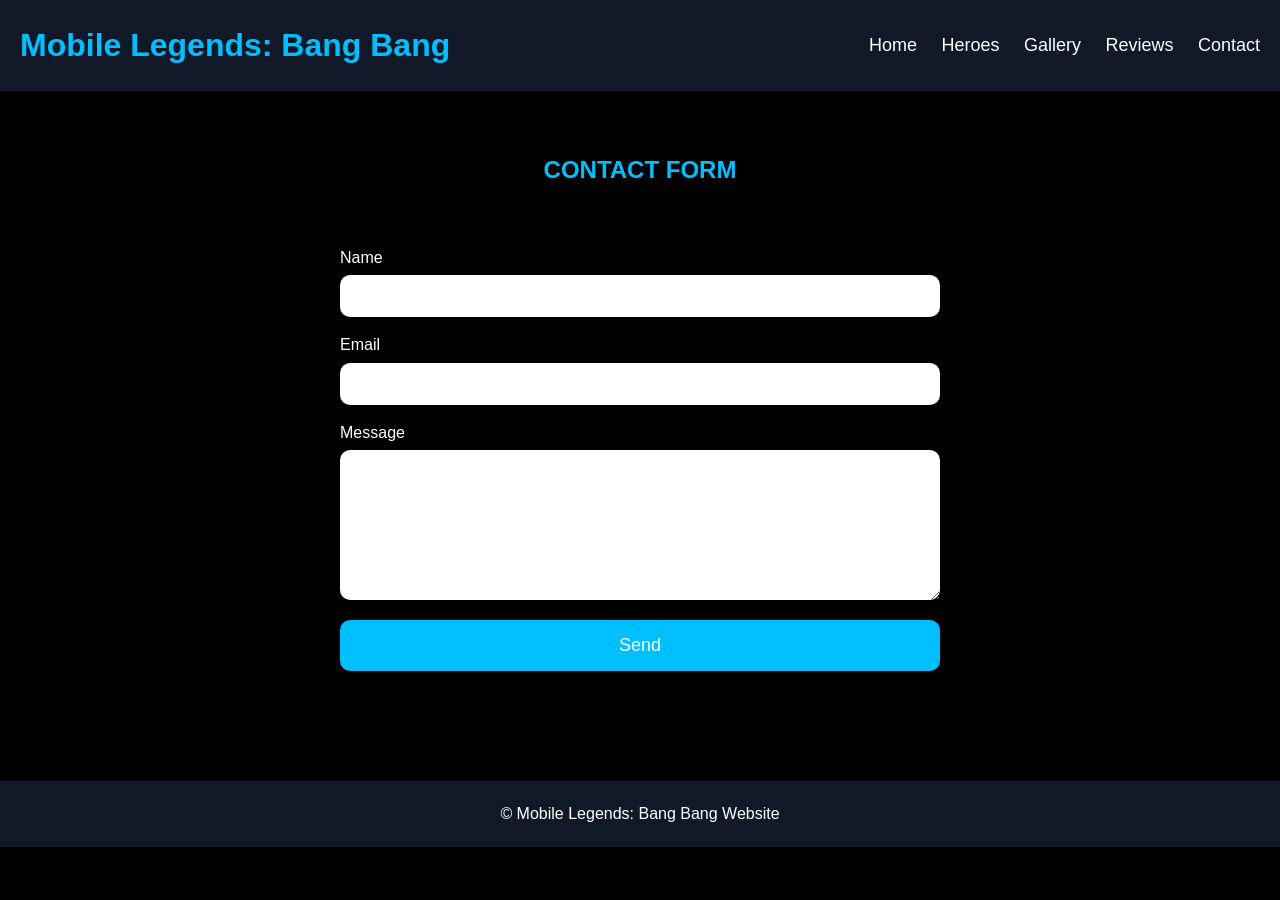
<file: contact.html>
<!DOCTYPE html>
<html lang="en">
<head>
    <meta charset="UTF-8">
    <meta name="viewport" content="width=device-width, initial-scale=1.0">
    <title>MLBB - Contact</title>
    <link rel="stylesheet" href="style.css">
</head>
<body>
    <!-- Navigation bar of the website -->
    <header>
        <h1>Mobile Legends: Bang Bang</h1>
        <nav>
            <a href="index.html">Home</a>
            <a href="heroes.html">Heroes</a>
            <a href="gallery.html">Gallery</a>
            <a href="reviews.html">Reviews</a>
            <a href="contact.html">Contact</a>
        </nav>
    </header>

    <!-- Created main and section for the labels, input areas, and buttons -->
    <main>
        <section class="section">
            <h2>CONTACT FORM</h2>
            <form>
                <label>Name</label>
                <input type="text">

                <label>Email</label>
                <input type="email">

                <label>Message</label>
                <textarea></textarea>

                <button type="submit">
                    Send
                </button>
            </form>
        </section>
    </main>
    
    <!-- Created footer of the website -->
    <footer>
        <p>© Mobile Legends: Bang Bang Website</p>
    </footer>
</body>
</html>
</file>
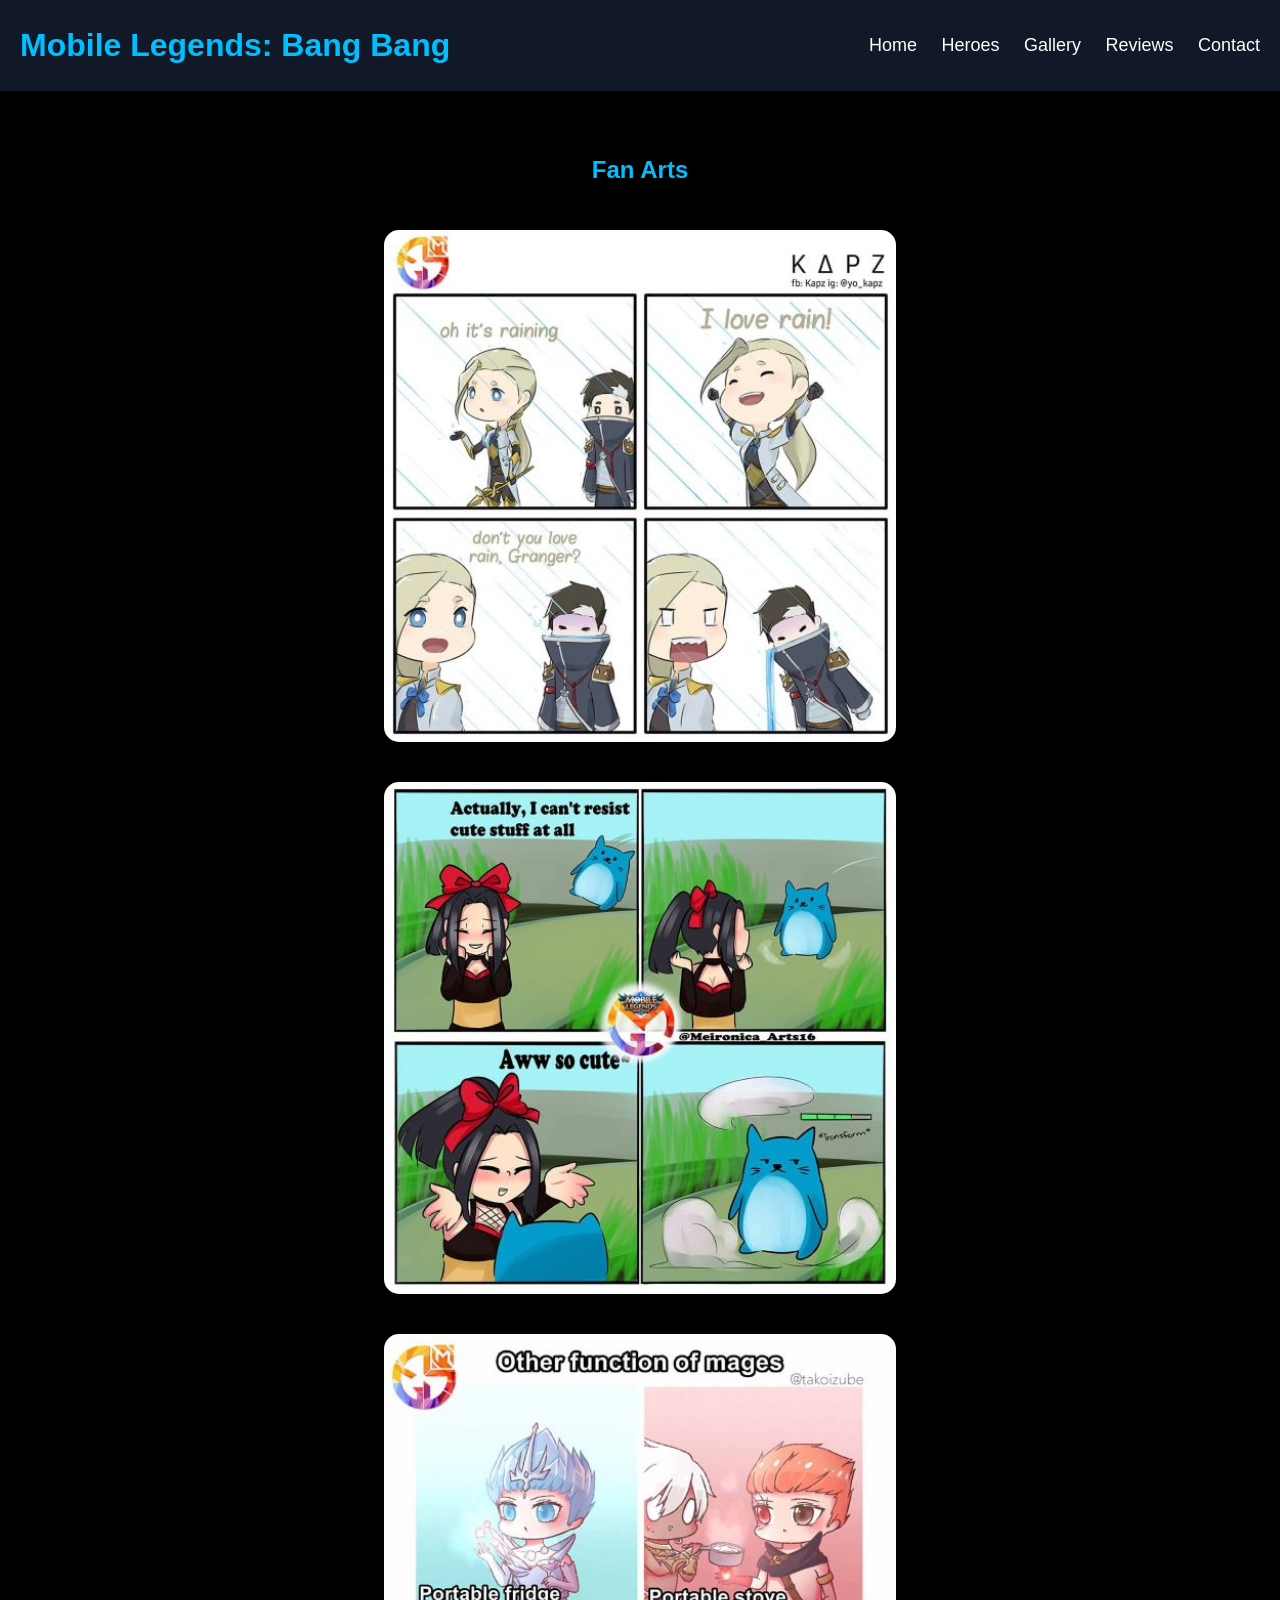
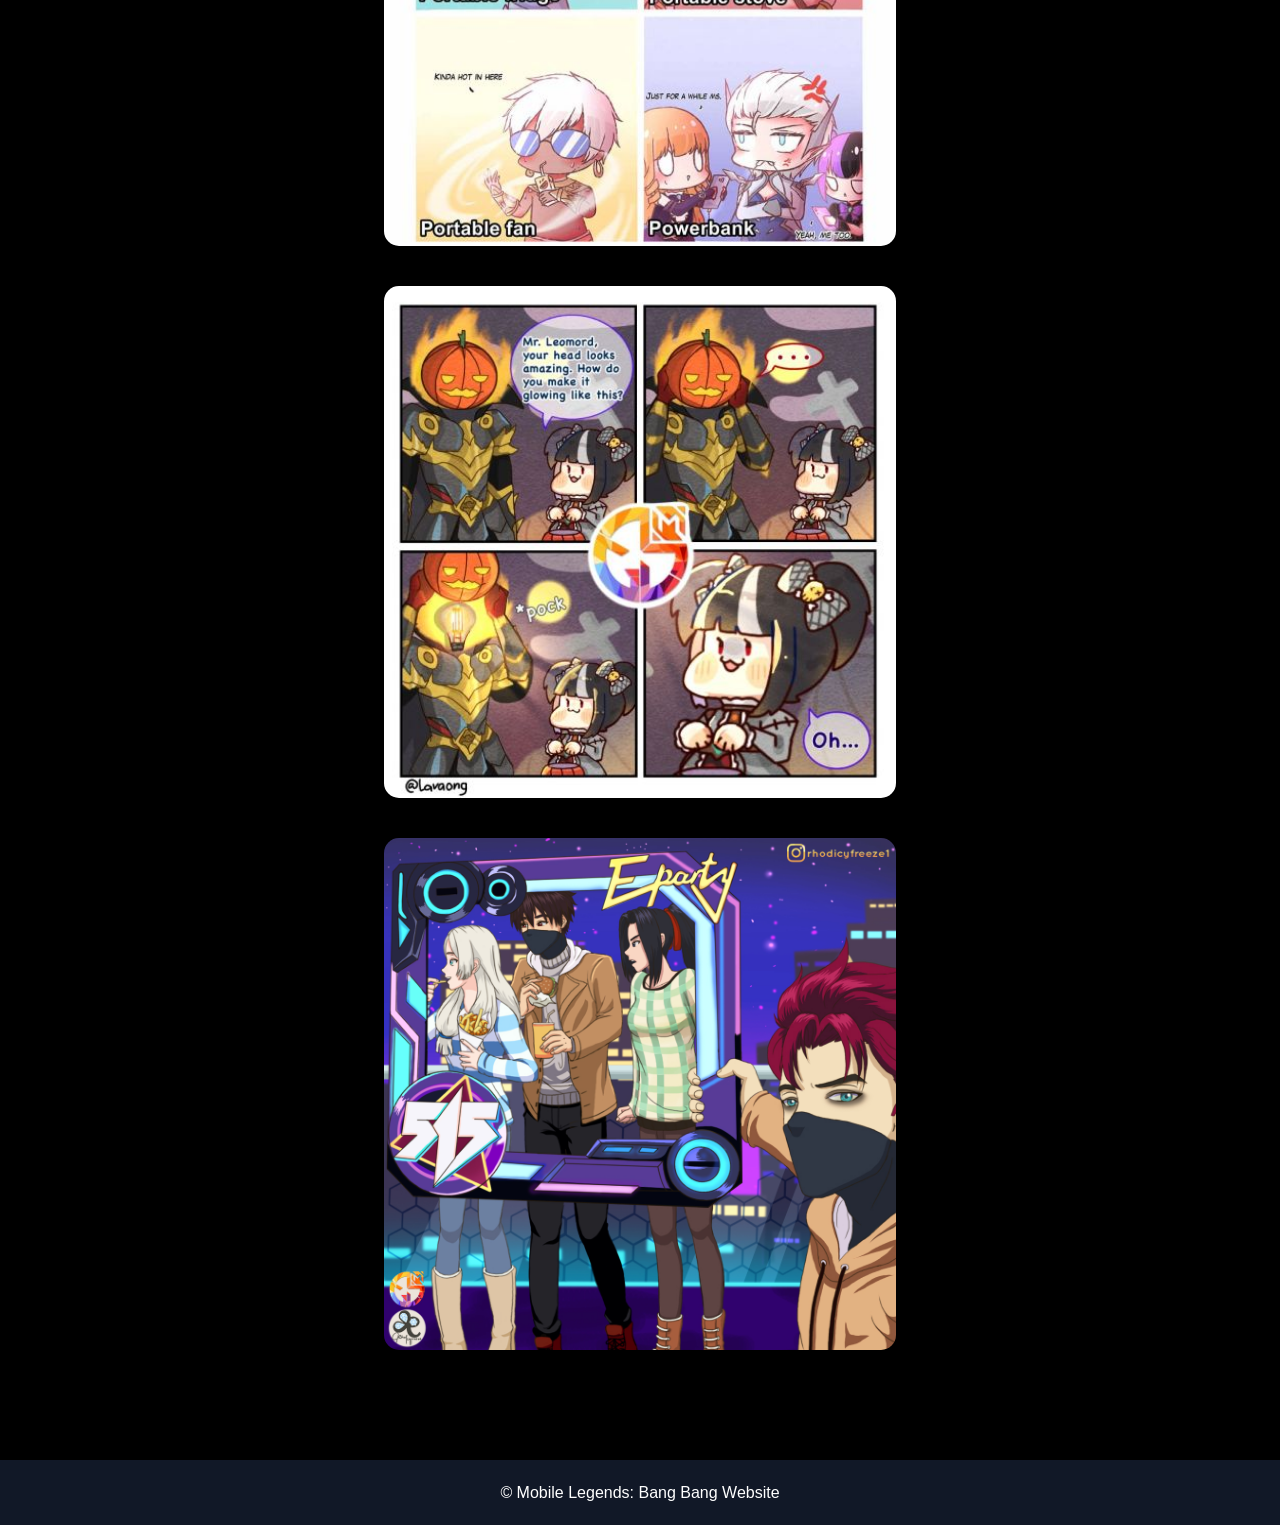
<file: gallery.html>
<!DOCTYPE html>
<html lang="en">
<head>
    <meta charset="UTF-8">
    <meta name="viewport" content="width=device-width, initial-scale=1.0">
    <title>MLBB - Gallery</title>
    <link rel="stylesheet" href="style.css">
</head>
<body>
    <!-- Navigation bar of the website -->
    <header>
        <h1>Mobile Legends: Bang Bang</h1>
        <nav>
            <a href="index.html">Home</a>
            <a href="heroes.html">Heroes</a>
            <a href="gallery.html">Gallery</a>
            <a href="reviews.html">Reviews</a>
            <a href="contact.html">Contact</a>
        </nav>
    </header>
    
    <!-- Created main and section for the fan art images -->
    <main>
        <section class="section">
            <h2>Fan Arts</h2>
            <div class="gallery">
                <img src="images/its-raining-fanart.jpg">

                <img src="images/cute-stuff-fanart.jpg">

                <img src="images/mages-fanart.jpg">

                <img src="images/halloween-fanart.jpg">

                <img src="images/515-fanart.jpg">
            </div>
        </section>
    </main>

    <!-- Created footer of the website -->
    <footer>
        <p>© Mobile Legends: Bang Bang Website</p>
    </footer>
</body>
</html>
</file>
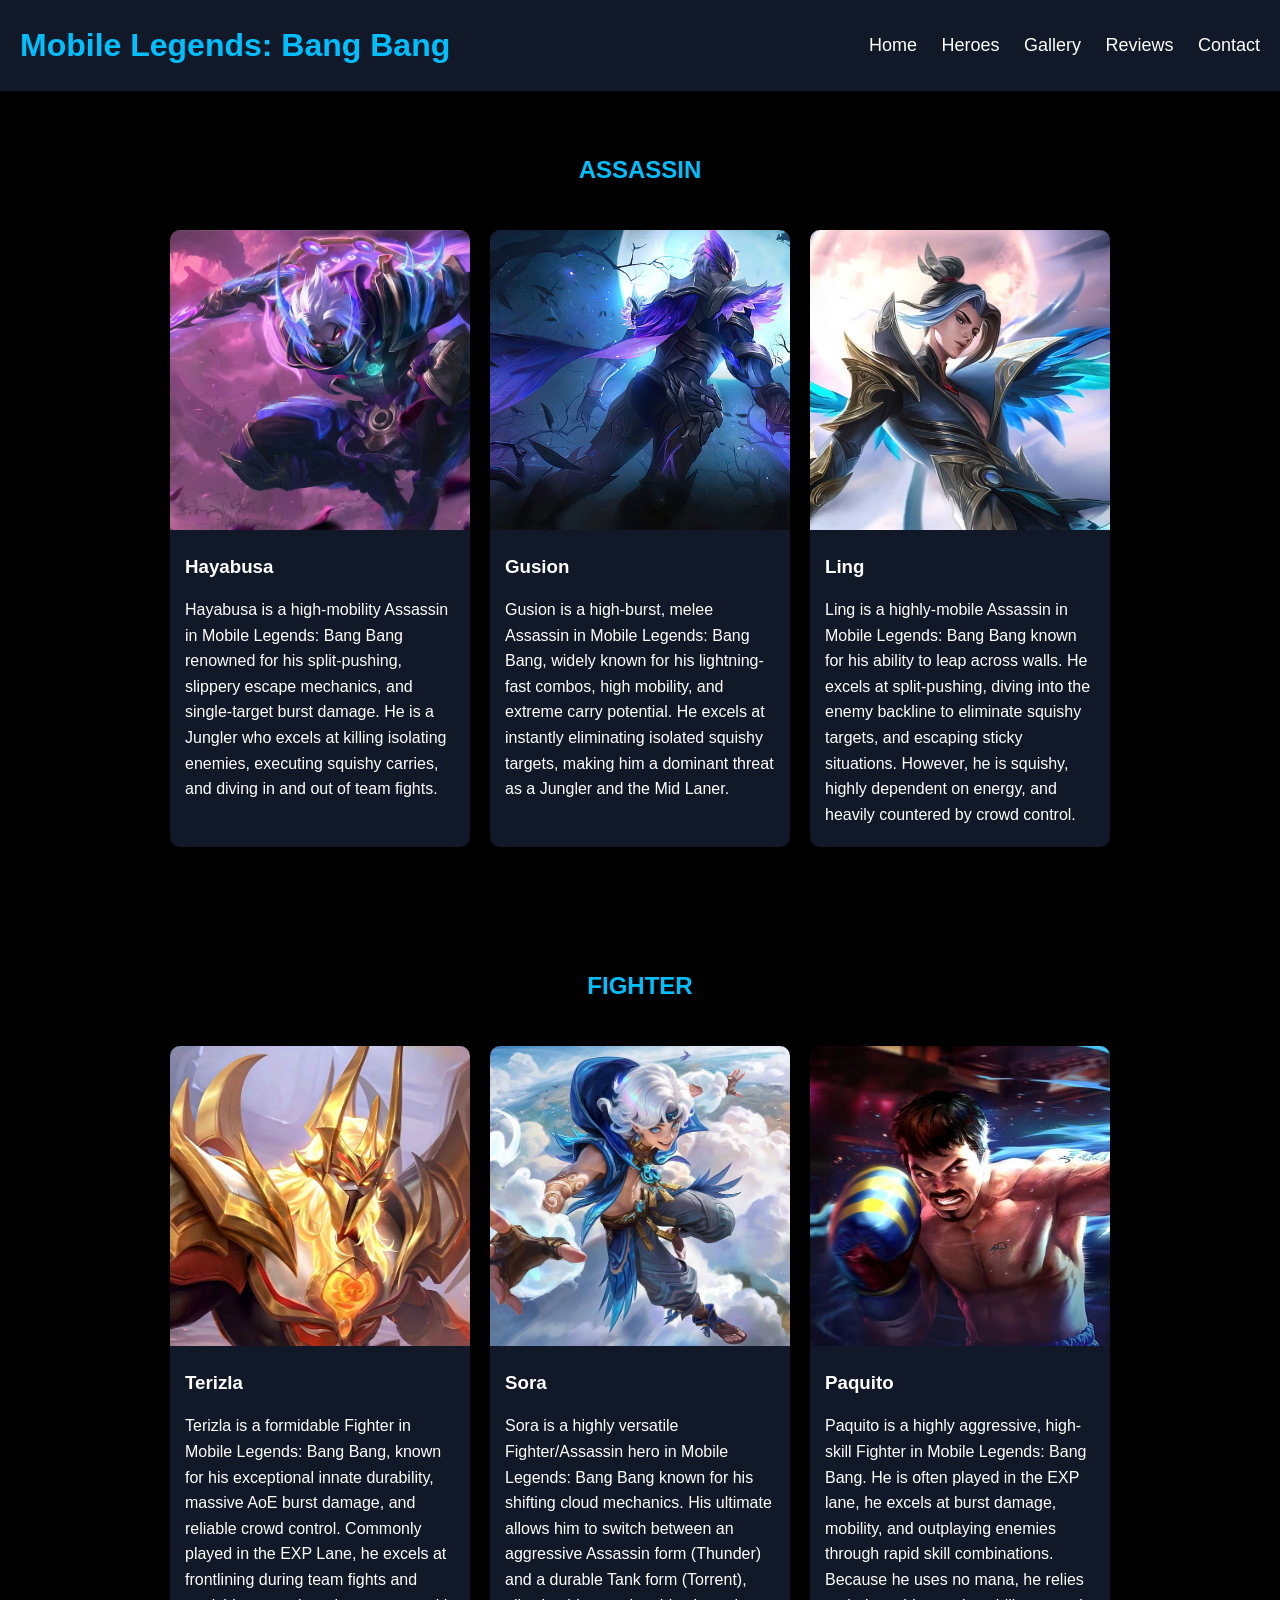
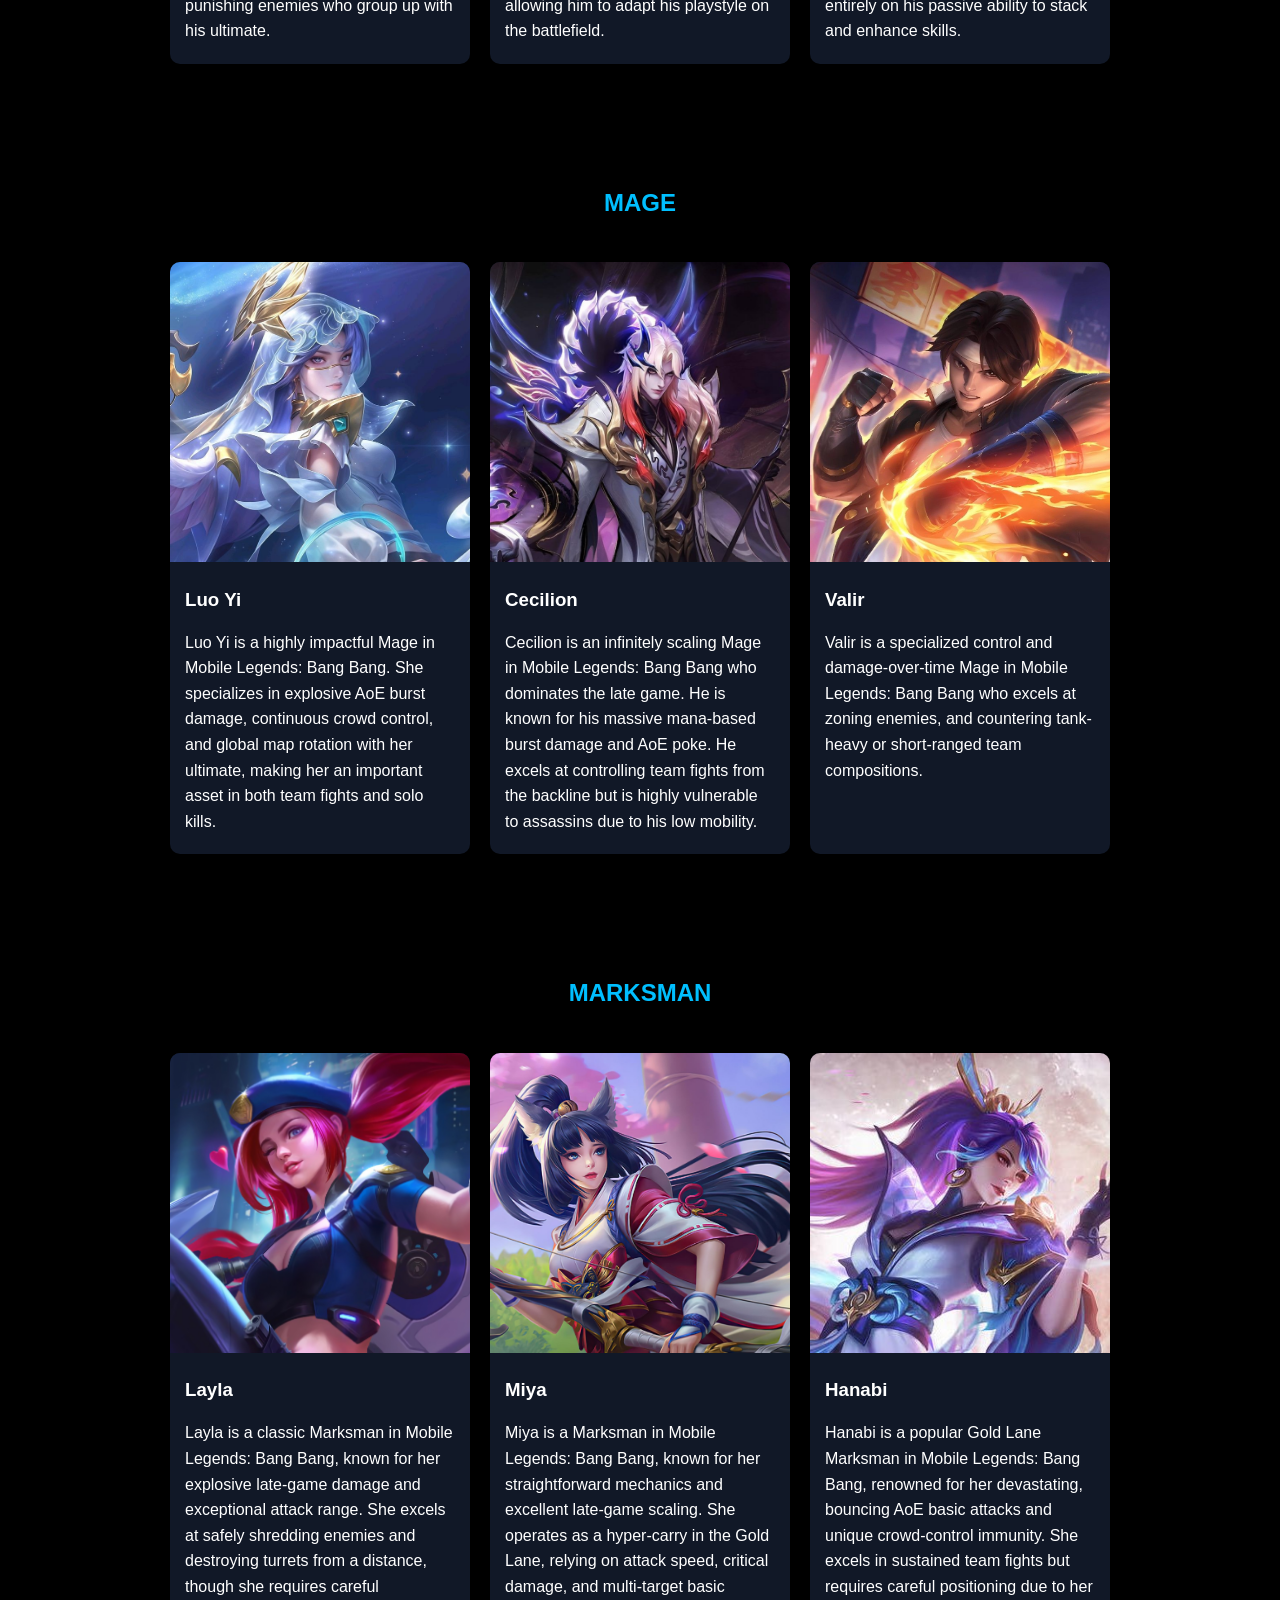
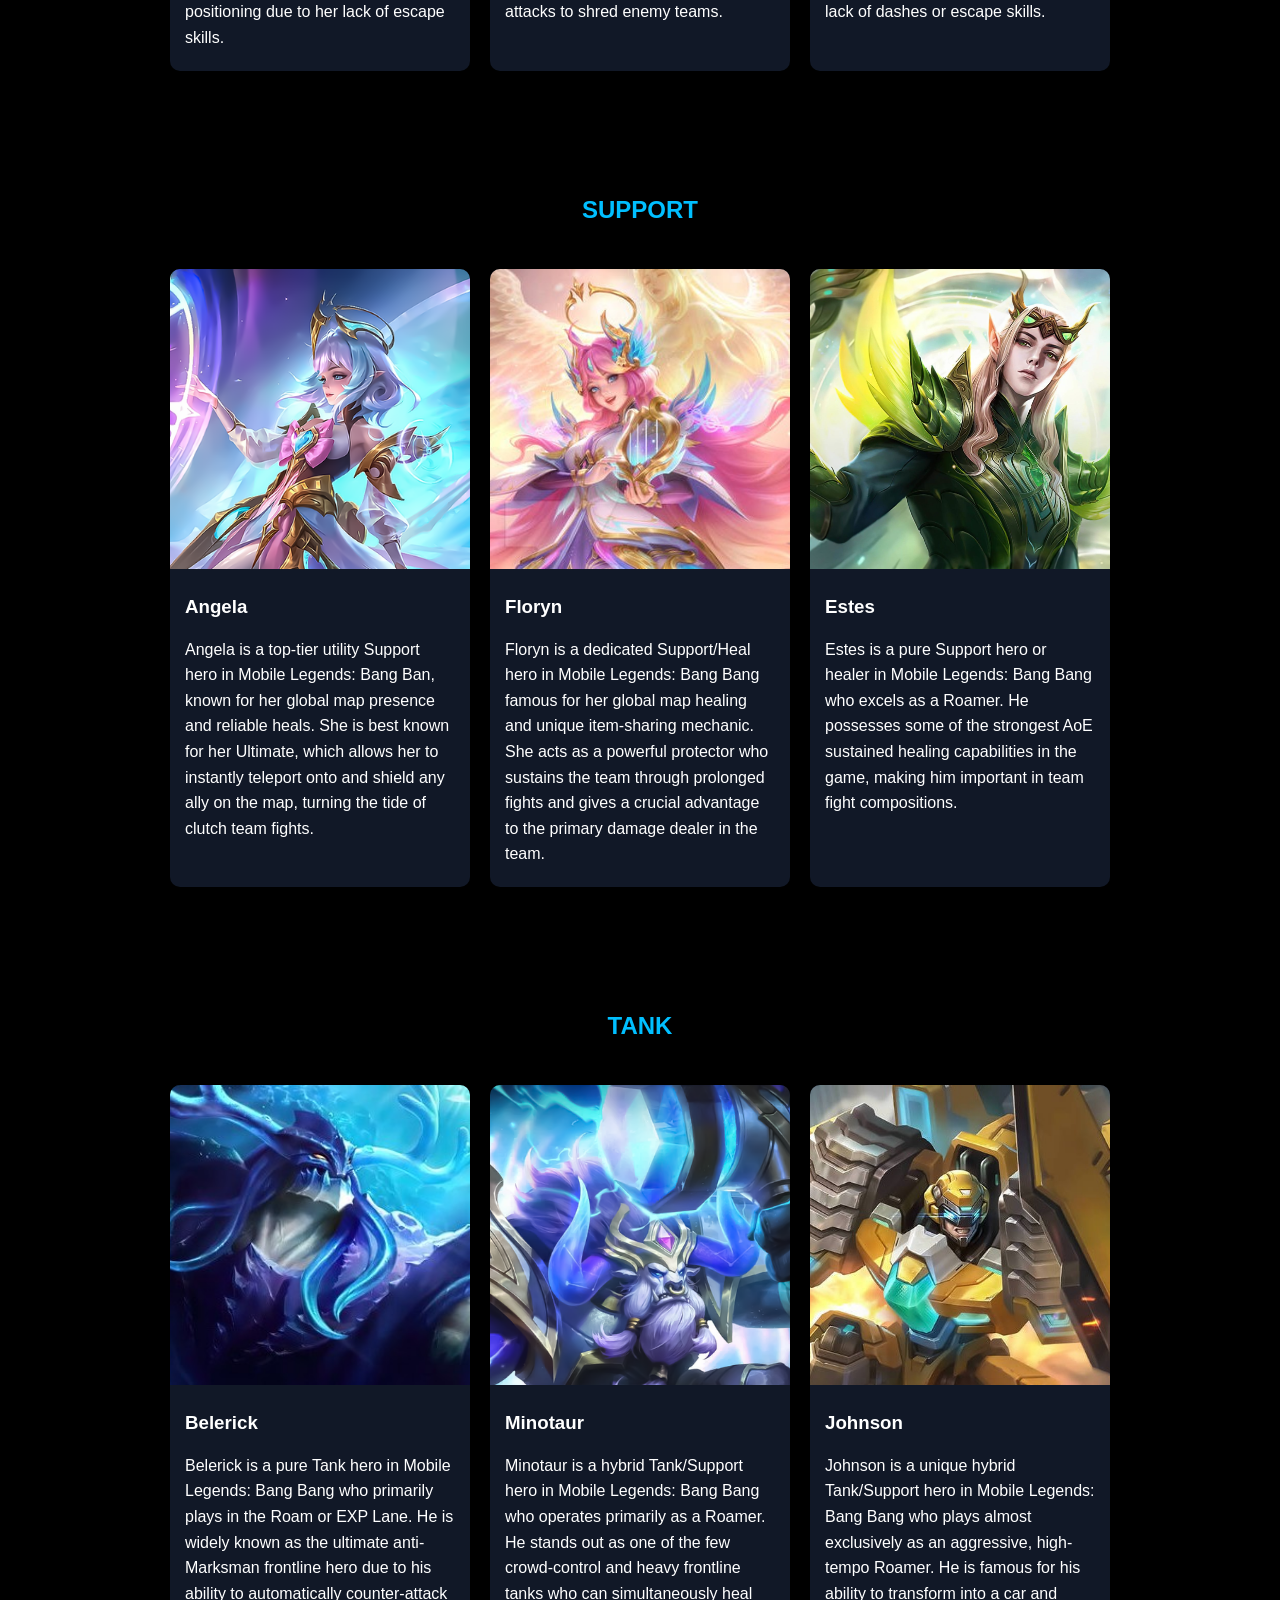
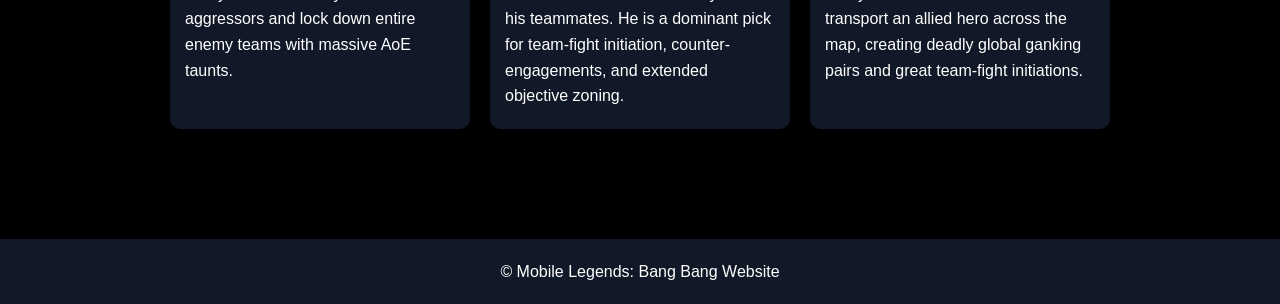
<file: heroes.html>
<!DOCTYPE html>
<html lang="en">
<head>
    <meta charset="UTF-8">
    <meta name="viewport" content="width=device-width, initial-scale=1.0">
    <title>MLBB - Heroes</title>
    <link rel="stylesheet" href="style.css">
</head>
<body>
    <!-- Navigation bar of the website -->
    <header>
        <h1>Mobile Legends: Bang Bang</h1>
        <nav>
            <a href="index.html">Home</a>
            <a href="heroes.html">Heroes</a>
            <a href="gallery.html">Gallery</a>
            <a href="reviews.html">Reviews</a>
            <a href="contact.html">Contact</a>
        </nav>
    </header>

    <!-- Created main and section for the heroes -->
    <main>
    <section id="heroes" class="section">
        <h2>ASSASSIN</h2>
            <div class="cards">
                <!-- Self-contained information of the images and description of the heroes -->
                <article class="card">
                    <img src="images/hayabusa-shura.jpg">
                    <h3>Hayabusa</h3>
                    <p>Hayabusa is a high-mobility Assassin in Mobile Legends: 
                    Bang Bang renowned for his split-pushing, slippery 
                    escape mechanics, and single-target burst damage. 
                    He is a Jungler who excels at killing isolating enemies, executing 
                    squishy carries, and diving in and out of team fights.</p>
                </article>

                <article class="card">
                    <img src="images/gusion-night-owl.jpg">
                    <h3>Gusion</h3>
                    <p>Gusion is a high-burst, melee Assassin in Mobile 
                    Legends: Bang Bang, widely known for his lightning-fast 
                    combos, high mobility, and extreme carry potential. He excels 
                    at instantly eliminating isolated squishy targets, making him a 
                    dominant threat as a Jungler and the Mid Laner.</p>
                </article>

                <article class="card">
                    <img src="images/ling-serene-plume.jpg">
                    <h3>Ling</h3>
                    <p>Ling is a highly-mobile Assassin in Mobile 
                    Legends: Bang Bang known for his ability to leap 
                    across walls. He excels at split-pushing, diving into the 
                    enemy backline to eliminate squishy targets, and escaping 
                    sticky situations. However, he is squishy, highly dependent 
                    on energy, and heavily countered by crowd control.</p>
                </article>
            </div>
    </section>

    <section id="heroes" class="section">
        <h2>FIGHTER</h2>
            <div class="cards">
                <article class="card">
                    <img src="images/terizla-flames-of-judgement.jpg">
                    <h3>Terizla</h3>
                    <p>Terizla is a formidable Fighter in Mobile Legends: Bang Bang, 
                    known for his exceptional innate durability, massive AoE burst 
                    damage, and reliable crowd control. Commonly played in the EXP 
                    Lane, he excels at frontlining during team fights and punishing 
                    enemies who group up with his ultimate.</p>
                </article>

                <article class="card">
                    <img src="images/sora-mlbb.jpg">
                    <h3>Sora</h3>
                    <p>Sora is a highly versatile Fighter/Assassin hero in Mobile 
                    Legends: Bang Bang known for his shifting cloud mechanics. 
                    His ultimate allows him to switch between an aggressive Assassin 
                    form (Thunder) and a durable Tank form (Torrent), allowing him to 
                    adapt his playstyle on the battlefield.</p>
                </article>

                <article class="card">
                    <img src="images/paquito-manny-pacquiao.jpg">
                    <h3>Paquito</h3>
                    <p>Paquito is a highly aggressive, high-skill Fighter in Mobile Legends: 
                    Bang Bang. He is often played in the EXP lane, he excels at burst 
                    damage, mobility, and outplaying enemies through rapid skill 
                    combinations. Because he uses no mana, he relies entirely on 
                    his passive ability to stack and enhance skills.</p>
                </article>
            </div>
    </section>

    <section id="heroes" class="section">
        <h2>MAGE</h2>
            <div class="cards">
                <article class="card">
                    <img src="images/luo-yi-starborn-matron.jpg">
                    <h3>Luo Yi</h3>
                    <p>Luo Yi is a highly impactful Mage in Mobile Legends: 
                    Bang Bang. She specializes in explosive 
                    AoE burst damage, continuous crowd control, and 
                    global map rotation with her ultimate, 
                    making her an important asset in both team fights and
                    solo kills.</p>
                </article>

                <article class="card">
                    <img src="images/cecilion-soul-vessel.jpg">
                    <h3>Cecilion</h3>
                    <p>Cecilion is an infinitely scaling Mage in Mobile Legends: Bang Bang
                     who dominates the late game. He is known for his massive mana-based 
                     burst damage and AoE poke. He excels at controlling team fights 
                     from the backline but is highly vulnerable to assassins 
                     due to his low mobility.</p>
                </article>

                <article class="card">
                    <img src="images/valir-kyo-kusanagi.jpg">
                    <h3>Valir</h3>
                    <p>Valir is a specialized control and damage-over-time Mage 
                    in Mobile Legends: Bang Bang who excels at zoning enemies, and 
                    countering tank-heavy or short-ranged team compositions.</p>
                </article>
            </div>
        </section>

    <section id="heroes" class="section">
        <h2>MARKSMAN</h2>
            <div class="cards">
                <article class="card">
                    <img src="images/layla-breacher.jpg">
                    <h3>Layla</h3>
                    <p>Layla is a classic Marksman in Mobile Legends: 
                    Bang Bang, known for her explosive late-game damage 
                    and exceptional attack range. She excels at safely 
                    shredding enemies and destroying turrets from a distance, 
                    though she requires careful positioning due to her lack 
                    of escape skills.</p>
                </article>

                <article class="card">
                    <img src="images/miya-suzuhime.jpg">
                    <h3>Miya</h3>
                    <p>Miya is a Marksman in Mobile Legends: Bang Bang, known for 
                    her straightforward mechanics and excellent late-game scaling. She 
                    operates as a hyper-carry in the Gold Lane, relying on 
                    attack speed, critical damage, and multi-target basic 
                    attacks to shred enemy teams.</p>
                </article>

                <article class="card">
                    <img src="images/hanabi-moonlit-ninja.jpg">
                    <h3>Hanabi</h3>
                    <p>Hanabi is a popular Gold Lane Marksman in Mobile 
                    Legends: Bang Bang, renowned for her devastating, 
                    bouncing AoE basic attacks and unique crowd-control 
                    immunity. She excels in sustained team fights but 
                    requires careful positioning due to her lack of 
                    dashes or escape skills.</p>
                </article>
            </div>
    </section>

    <section id="heroes" class="section">
        <h2>SUPPORT</h2>
            <div class="cards">
                <article class="card">
                    <img src="images/angela-avatar-of-time.png">
                    <h3>Angela</h3>
                    <p>Angela is a top-tier utility Support hero in Mobile 
                    Legends: Bang Ban, known for her global map presence and 
                    reliable heals. She is best known for her Ultimate, 
                    which allows her to instantly teleport onto and shield 
                    any ally on the map, turning the tide of clutch team 
                    fights.</p>
                </article>

                <artcile class="card">
                    <img src="images/floryn-melody-of-light.jpg">
                    <h3>Floryn</h3>
                    <p>Floryn is a dedicated Support/Heal hero in Mobile 
                    Legends: Bang Bang famous for her global map healing 
                    and unique item-sharing mechanic. She acts as a powerful
                    protector who sustains the team through prolonged 
                    fights and gives a crucial advantage to the primary 
                    damage dealer in the team.</p>
                </artcile>

                <article class="card">
                    <img src="images/estes-rattan-dragon.jpg">
                    <h3>Estes</h3>
                    <p>Estes is a pure Support hero or healer in Mobile Legends: 
                    Bang Bang who excels as a Roamer. He possesses some of 
                    the strongest AoE sustained healing capabilities in the 
                    game, making him important in team fight compositions.</p>
                </article>
            </div>
    </section>

    <section id="heroes" class="section">
        <h2>TANK</h2>
            <div class="cards">
                <article class="card">
                    <img src="images/belerick-deep-sea.jpg">
                    <h3>Belerick</h3>
                    <p>Belerick is a pure Tank hero in Mobile Legends: 
                    Bang Bang who primarily plays in the Roam or EXP 
                    Lane. He is widely known as the ultimate 
                    anti-Marksman frontline hero due to his ability 
                    to automatically counter-attack aggressors and 
                    lock down entire enemy teams with massive AoE 
                    taunts.</p>
                </article>

                <article class="card">
                    <img src="images/minotaur-taurus.png">
                    <h3>Minotaur</h3>
                    <p>Minotaur is a hybrid Tank/Support hero in Mobile 
                    Legends: Bang Bang who operates primarily as a 
                    Roamer. He stands out as one of the few 
                    crowd-control and heavy frontline tanks who can 
                    simultaneously heal his teammates. He is a dominant 
                    pick for team-fight initiation, counter-engagements, 
                    and extended objective zoning.</p>
                </article>

                <article class="card">
                    <img src="images/johnson-wreck-king.jpg">
                    <h3>Johnson</h3>
                    <p>Johnson is a unique hybrid Tank/Support hero in 
                    Mobile Legends: Bang Bang who plays almost 
                    exclusively as an aggressive, high-tempo Roamer. 
                    He is famous for his ability to transform into a 
                    car and transport an allied hero across the map, 
                    creating deadly global ganking pairs and 
                    great team-fight initiations.</p>
                </article>
            </div>
    </section>
    </main>

    <!-- Created footer of the website -->
    <footer>
        <p>© Mobile Legends: Bang Bang Website</p>
    </footer>
</body>
</html>
</file>
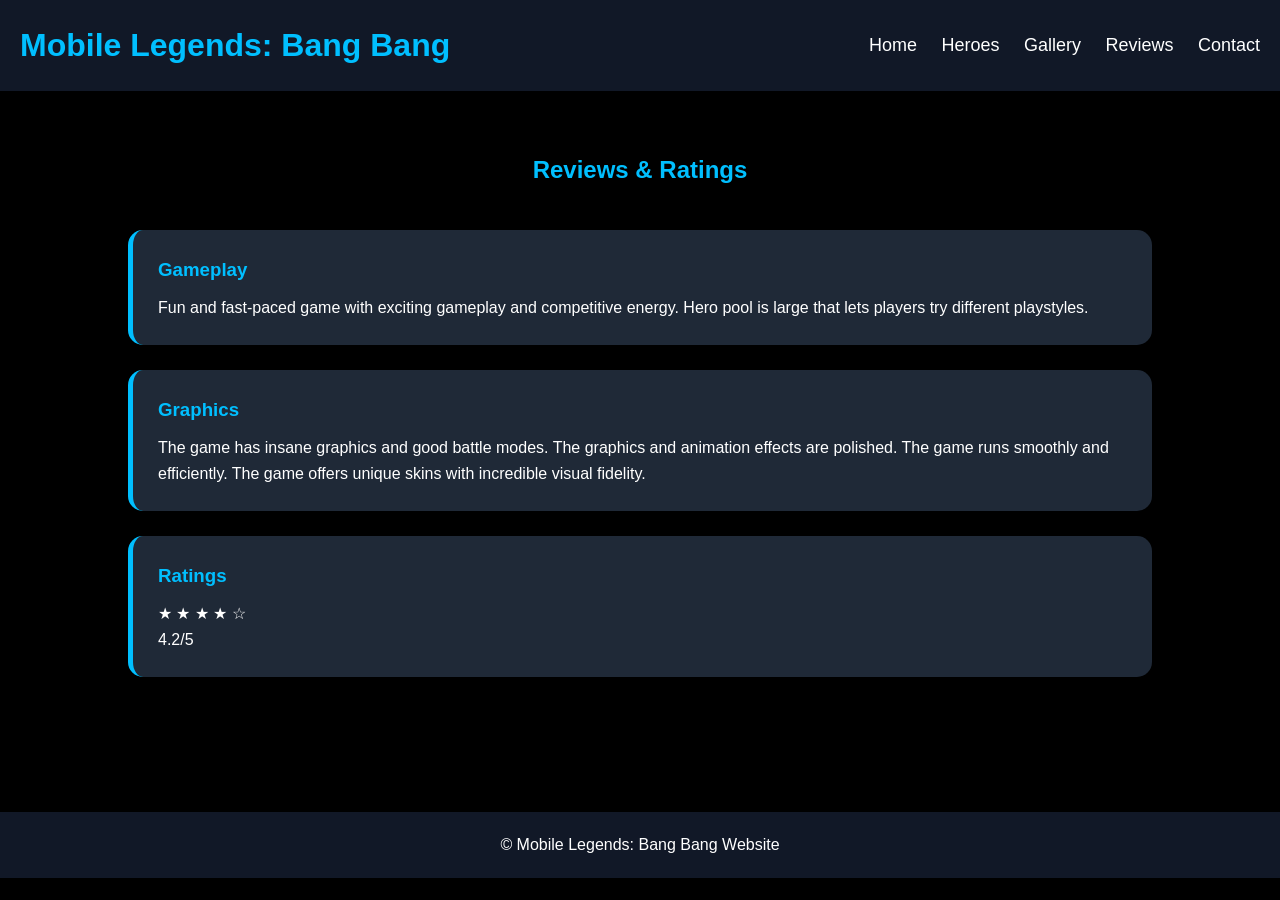
<file: reviews.html>
<!DOCTYPE html>
<html lang="en">
<head>
    <meta charset="UTF-8">
    <meta name="viewport" content="width=device-width, initial-scale=1.0">
    <title>MLBB - Reviews</title>
    <link rel="stylesheet" href="style.css">
</head>
<body>
    <!-- Navigation bar of the website -->
    <header>
        <h1>Mobile Legends: Bang Bang</h1>
        <nav>
            <a href="index.html">Home</a>
            <a href="heroes.html">Heroes</a>
            <a href="gallery.html">Gallery</a>
            <a href="reviews.html">Reviews</a>
            <a href="contact.html">Contact</a>
        </nav>
    </header>
    
    <!-- Created main and section for the reviews and ratings-->
    <main>
        <section class="section">
            <h2>Reviews & Ratings</h2>
            <!-- Self-contained information for the reviews -->
            <article class="review-box">
                <h3>Gameplay</h3>
                <p>Fun and fast-paced game with exciting
                gameplay and competitive energy. Hero pool
                is large that lets players try different playstyles.</p>
            </article>

            <article class="review-box">
                <h3>Graphics</h3>
                <p>The game has insane graphics and good battle modes.
                The graphics and animation effects are polished. The game
                runs smoothly and efficiently. The game offers unique
                skins with incredible visual fidelity.</p>
            </article>

            <!-- Self-contained box section for the ratings -->
            <article class="review-box">
                <h3>Ratings</h3>
                <p>★ ★ ★ ★ ☆</p>    
                <p></p>4.2/5</p>
            </article>
        </section>
    </main>

    <!-- Created footer of the website -->
    <footer>
        <p>© Mobile Legends: Bang Bang Website</p>
    </footer>
</body>
</html>
</file>
<file: style.css>
* {
    margin: 0;
    padding: 0;
    box-sizing: border-box;
}

body {
    font-family: 'Franklin Gothic Medium', 'Arial Narrow', Arial, sans-serif;
    background-color: black;
    color: white;
    line-height: 1.6;
}

header {
    background-color: #111827;
    padding: 20px;
    display: flex;
    justify-content: space-between;
    align-items: center;
    position: sticky;
    top: 0;
    z-index: 100;
}

header h1{
    color:#00bfff;
    font-size: 32px;
}

nav a{
    color:white;
    text-decoration: none;
    margin-left: 20px;
    font-size: 18px;
    transition: 0.3s;
}

nav a hover{
    color: #00bfff;
}

/* Hero Section */
.hero {
    height: 90vh;
    background-image: url(images/set-sail-2026.png);
    background-size: cover;
    background-position: center;
    display: flex;
    justify-content: center;
    align-items: center;
    text-align: center;
    padding: 20px;
}

.hero-text {
    background-color: #111827;
    padding: 30px;
    border-radius: 10px;
}

.hero h2 {
    font-size: 50px;
    margin-bottom: 15px;
}

.hero p {
    font-size: 18px;
}

/* General Sections */
.section {
    padding: 60px 10%;
}

.section h2 {
    text-align: center;
    margin-bottom: 40px;
    color: #00bfff;
}

/* Hero Cards */
.cards {
    display: flex;
    justify-content: center;
    gap: 20px;
    flex-wrap: wrap;
}

.card {
    background-color: #111827;
    width: 300px;
    border-radius: 10px;
    overflow: hidden;
    transition: transform 0.3s;
}

.card:hover {
    transform: translateX(-10px);
}

.card img {
    width: 100%;
    height: 300px;
    object-fit: cover;
}

.card h3 {
    padding: 15px
}

.card p {
    padding: 0 15px 20px;
}

/* Video */
.video-container {
    display: flex;
    justify-content: center;
}

video {
    width: 80%;
    border-radius: 10px;
}


/* Review boxes */
.review-box {
    background-color: #1f2937;
    padding: 25px;
    margin-bottom: 25px;
    border-radius: 15px;
    border-left: 5px solid #00bfff;
}

.review-box h3 {
    margin-bottom: 10px;
    color: #00bfff;
}

/* Gallery */
.gallery {
    display: flex;
    flex-direction: column;
    align-items: center;
    gap: 40px;
}

.gallery img {
    display: block;
    width: 50%;
    object-fit: cover;
    border-radius: 15px;
    transition: 0.3s;
}

.gallery img:hover {
    transform: scale(1.05);
}

/* Footer */
footer {
    background-color: #111827;
    text-align: center;
    padding: 20px;
    margin-top: 50px;
}

/* Contact Form */
form {
    max-width: 600px;
    margin: auto;
    display: flex;
    flex-direction: column;
}

form label {
    margin-top: 15px;
    margin-bottom: 5px;
}

form input,
form textarea {
    padding: 12px;
    border: none;
    border-radius: 10px;
    outline: none;
    font-size: 16px;
}

form textarea {
    resize: vertical;
    min-height: 150px;
}

form button {
    margin-top: 20px;
    padding: 15px;
    background-color: #00bfff;
    color: white;
    border: none;
    border-radius: 10px;
    cursor: pointer;
    transition: 0.3s;
    font-size: 18px;
}

form button:hover {
    background-color: #009acd;
}

/* Responsive Design */
@media (max-width: 768px) {
    header {
        flex-direction: column;
    }
    nav {
        margin-top: 15px;
    }
    nav a {
        display: inline-block;
        margin: 10px;
    }
    hero h2 {
        font-size: 18px;
    }
    video,
    iframe {
        width: 100%;
    }
}
</file>
